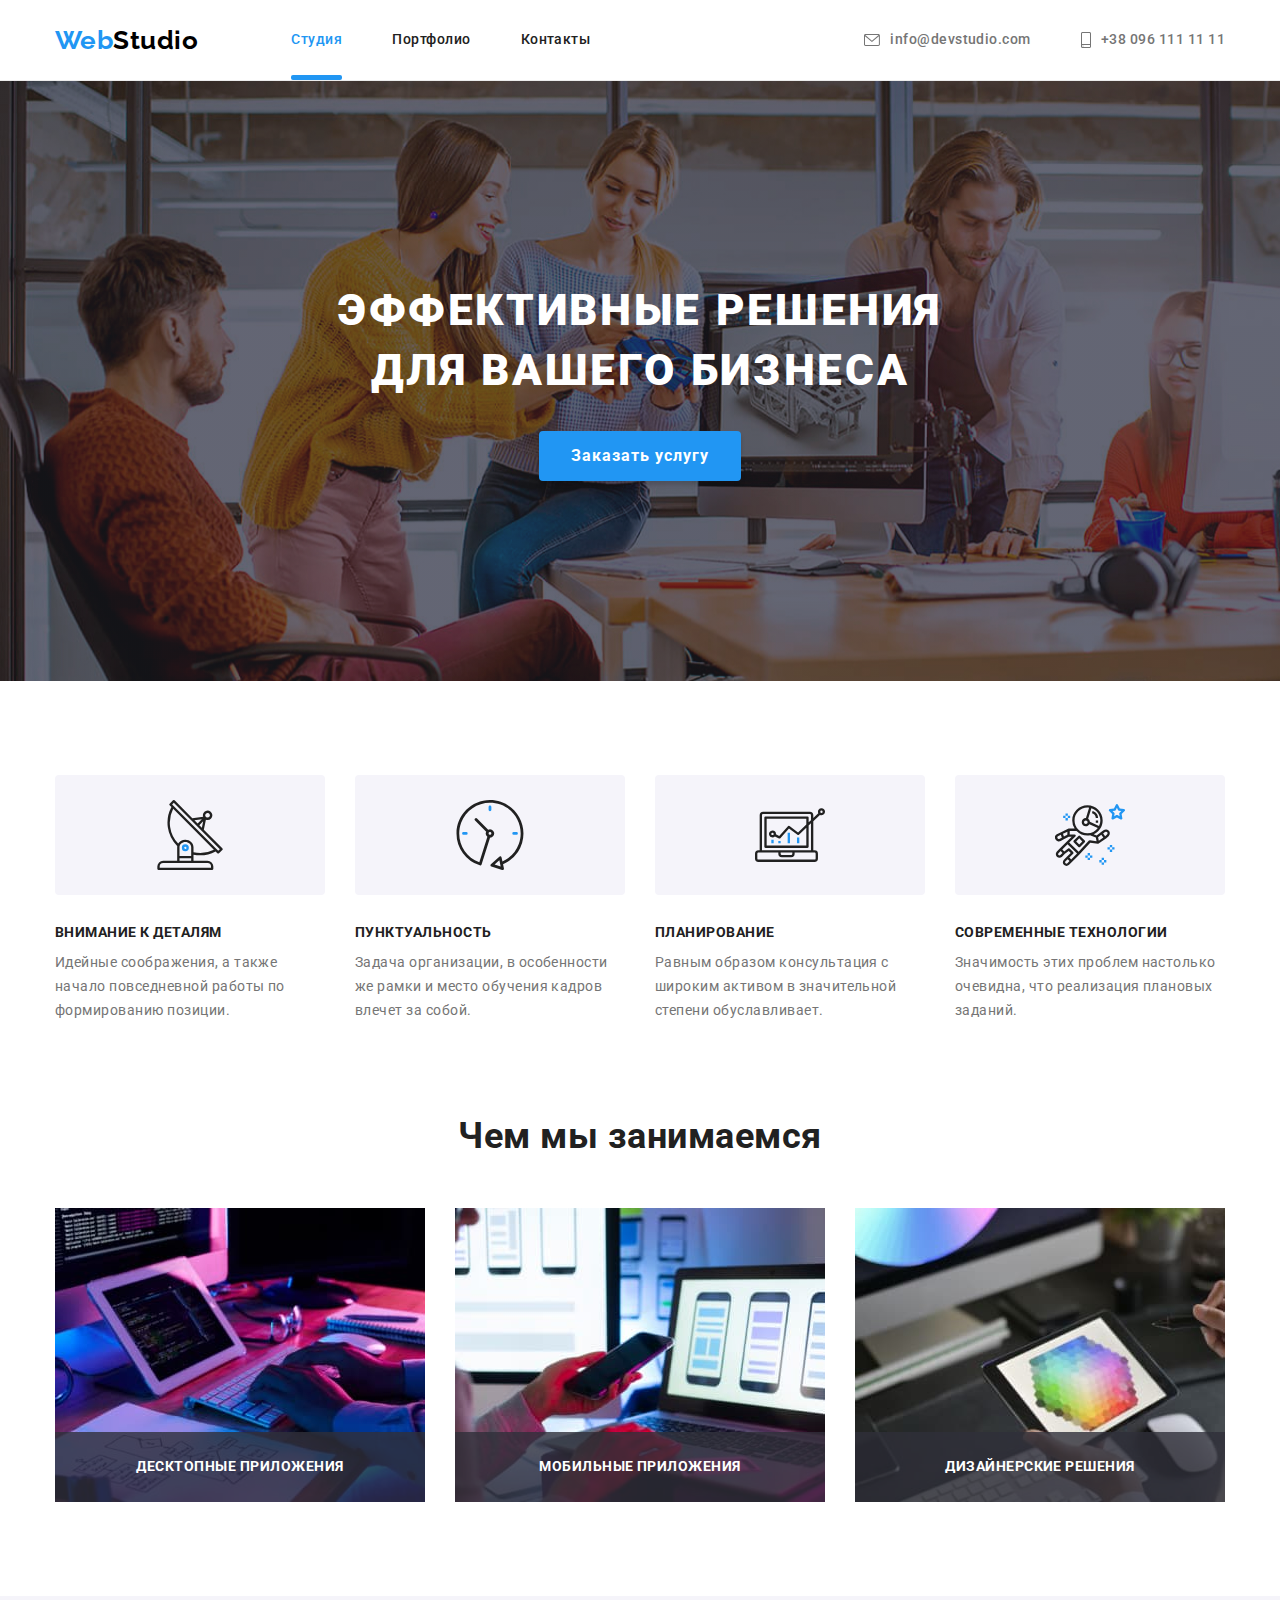
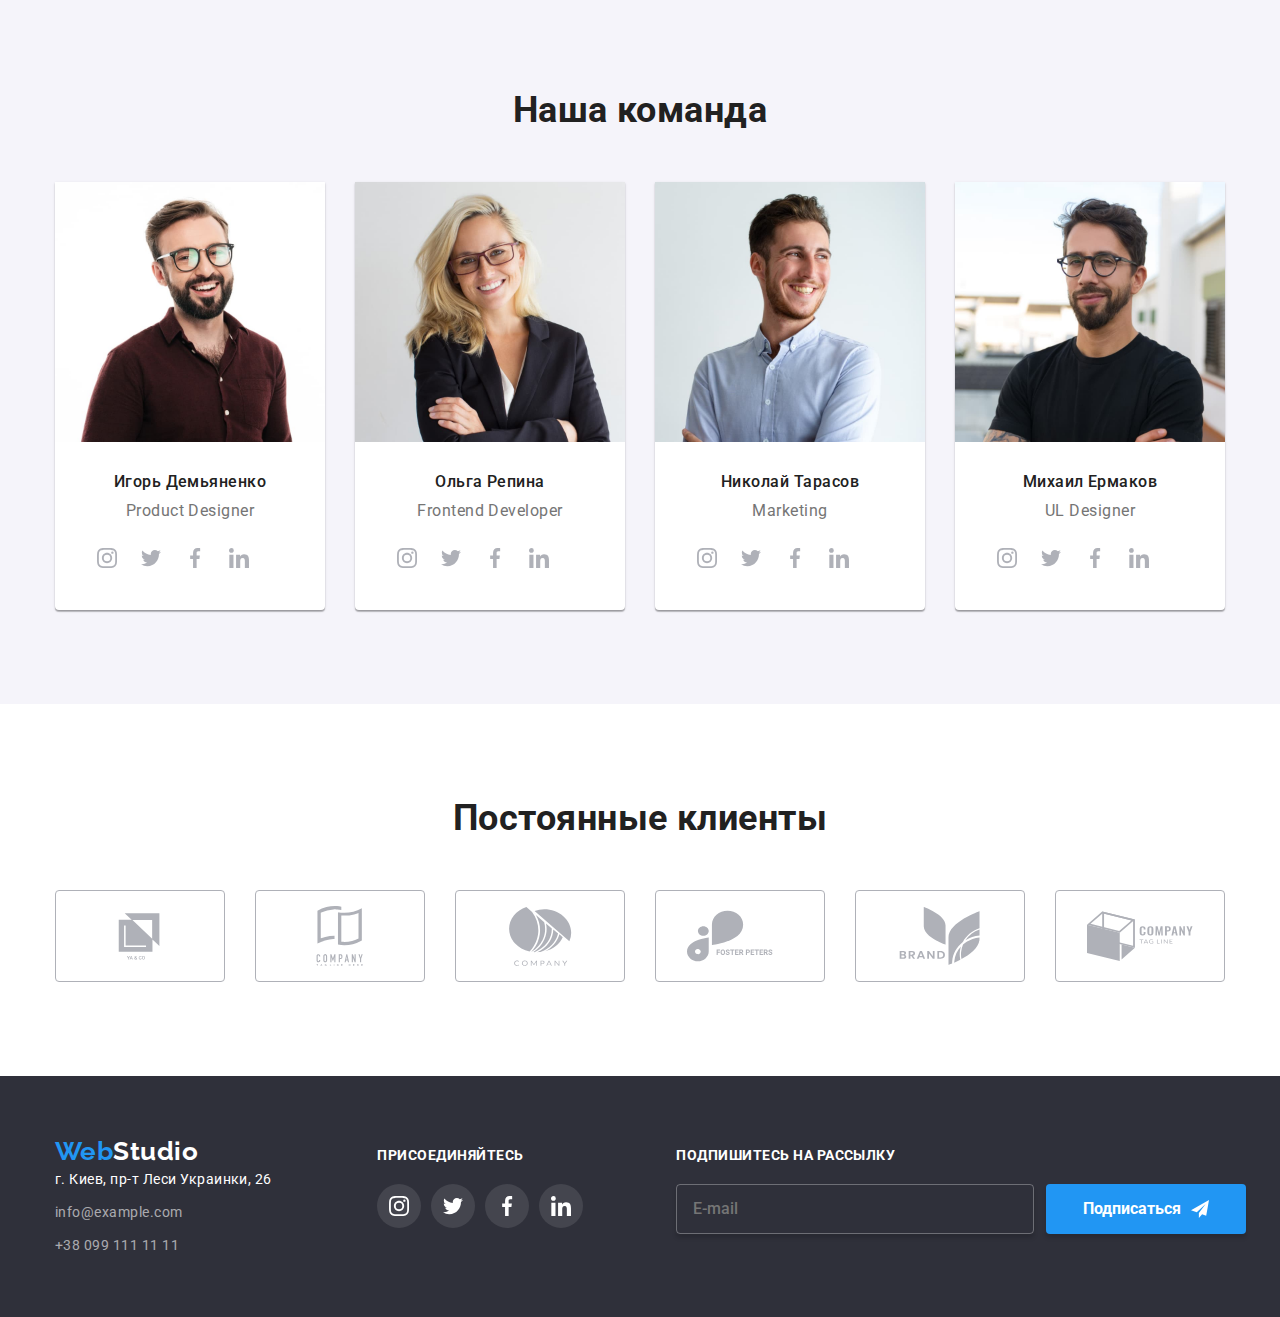
<file: index.html>
<!DOCTYPE html>
<html lang="en">

<head>
    <meta charset="UTF-8">
    <meta http-equiv="X-UA-Compatible" content="IE=edge">
    <meta name="viewport" content="width=device-width, initial-scale=1.0">
    <title>Document</title>
    <link rel="preconnect" href="https://fonts.googleapis.com">
    <link rel="preconnect" href="https://fonts.gstatic.com" crossorigin>
    <link
        href="https://fonts.googleapis.com/css2?family=Raleway:wght@700&family=Roboto:wght@400;500;700;900&display=swap"
        rel="stylesheet">
    <link rel="stylesheet" href="https://cdn.jsdelivr.net/npm/modern-normalize@1.1.0/modern-normalize.min.css">
    <link rel="stylesheet" href="css/main.min.css">
</head>

<body>


    <!--Header-->
    <header class="header">
        <div class="container">
            <nav class="header-nav">
                <a href="http://127.0.0.1:1235/index.html" class="logo"> Web<span class="logo-header">Studio</span></a>
                <ul class="header-nav list">
                    <li class="header-nav__item"><a href="./index.html" class="header-nav__link header-nav__link_current">Студия</a></li>
                    <li class="header-nav__item"><a href="./portfolio.html" class="header-nav__link">Портфолио</a></li>
                    <li class="header-nav__item"><a href="" class="header-nav__link">Контакты</a></li>
                </ul>
            </nav>
            <ul class="header-contacts list">
                <li class="header-contacts__item"><a href="mailto:info@devstudio.com"
                        class="header-contacts__link">
                        <svg class="header-contacts__icon" width="16" height="12">
                            <use href="./images/symbol-defs.svg#icon-envelope"></use>
                        </svg>
                        info@devstudio.com</a></li>
                <li class="header-contacts__item"><a href="tel:+380961111111" class="header-contacts__link">
                    <svg class="header-contacts__icon" width="10" height="16">
                        <use href="./images/symbol-defs.svg#icon-smartphone"></use>
                    </svg>
                    +38 096 111 11
                        11</a></li>
            </ul>
        </div>
    </header>

    <!--Main content-->

    <main class="main-content">

        <!--Hero-->
        <section class="hero section">
            <div class="container">
                <h1 class="hero__title">Эффективные решения для вашего бизнеса</h1>
                <button class="hero__button" data-modal-open>Заказать услугу</button>
            </div>
        </section>

      
       

        <!--Preferences-->

        <section class="preferences section">
            <div class="container">
                <h2 class="name visually-hidden">Наши преимущества</h2>
                <ul class="preferences list">
                    <li class="preferences__card">
                        <div class="preferences__icon">
                        <svg width="70" height="70">
                            <use href="./images/symbol-defs.svg#icon-antenna"></use>
                        </svg>
                        </div>
                        <h3 class="preferences__title">Внимание к деталям</h3>
                        <p class="preferences__description">Идейные соображения, а также начало повседневной работы по
                            формированию позиции.</p>
                    </li>
                    <li class="preferences__card">
                        <div class="preferences__icon">
                        <svg width="70" height="70">
                            <use href="./images/symbol-defs.svg#icon-clock"></use>
                        </svg>
                        </div>
                        <h3 class="preferences__title">Пунктуальность</h3>
                        <p class="preferences__description">Задача организации, в особенности же рамки и место обучения
                            кадров влечет за собой.</p>
                    </li>
                    <li class="preferences__card">
                        <div class="preferences__icon">
                        <svg width="70" height="70">
                            <use href="./images/symbol-defs.svg#icon-diagram"></use>
                        </svg>
                        </div>
                        <h3 class="preferences__title">Планирование</h3>
                        <p class="preferences__description">Равным образом консультация с широким активом в значительной
                            степени обуславливает.</p>
                    </li>
                    <li class="preferences__card">
                        <div class="preferences__icon">
                        <svg width="70" height="70">
                            <use href="./images/symbol-defs.svg#icon-astronaut"></use>
                        </svg>
                        </div>
                        <h3 class="preferences__title">Современные технологии</h3>
                        <p class="preferences__description">Значимость этих проблем настолько очевидна, что реализация
                            плановых заданий.</p>
                    </li>
                </ul>
            </div>
        </section>

        <!--About us-->

        <section class="about-us section">
            <div class="container">
                <h2 class="about-us__title">Чем мы занимаемся</h2>
                <ul class="about-us list">
                    <li class="about-us__pic">
                            <img src="images/box1.jpg" class="about-us__photo" alt="компьютер"
                            width="370">
                            <div class="about-us__description"><h3 class="about-us__name">Десктопные приложения</h3></div>
                    </li>
                        <li class="about-us__pic">
                            <img src="images/box2.jpg" class="about-us__photo" alt="телефон"
                                width="370">
                            <div class="about-us__description">
                                    <h3 class="about-us__name">Мобильные приложения</h3>
                            </div>
                    </li>
                    <li class="about-us__pic">
                            <img src="images/box3.jpg" class="about-us__photo" alt="планшет"
                            width="370">
                            <div class="about-us__description">
                                <h3 class="about-us__name">Дизайнерские решения</h3>
                            </div>
                    </li>
                </ul>
            </div>
        </section>


        <!--Our team-->
        <section class="team section">
            <div class="container">
                <h2 class="team__title">Наша команда</h2>
                <ul class="team list">
                    <li class="team__member">
                        <img src="images/img4.jpg" class="member__photo" alt="Игорь Демьяненко" width="270">
                        <div class="member__part">
                            <h3 class="member__title">Игорь Демьяненко</h3>
                            <p class="member__description">Product Designer</p>
                            <ul class="team__contacts list">
                                <li><a href="" class="contacts__link">
                                    <svg class="contacts__icon" width="20" height="20">
                                        <use href="./images/symbol-defs.svg#icon-instagram"></use>
                                    </svg>
                                    </a></li>
                                <li><a href="" class="contacts__link">
                                        <svg class="contacts__icon" width="20" height="20">
                                            <use href="./images/symbol-defs.svg#icon-twitter"></use>
                                        </svg>
                                        </a>
                                </li>
                                <li><a href="" class="contacts__link">
                                        <svg class="contacts__icon" width="20" height="20">
                                            <use href="./images/symbol-defs.svg#icon-facebook"></use>
                                        </svg>
                                    </a>
                                </li>
                                <li><a href="" class="contacts__link">
                                        <svg class="contacts__icon" width="20" height="20">
                                            <use href="./images/symbol-defs.svg#icon-linkedin"></use>
                                        </svg>
                                     </a>
                                </li>
                            </ul>
                        </div>
                    </li>
                    <li class="team__member">
                        <img src="images/img1.jpg" class="member__photo" alt="Ольга Репина" width="270">
                        <div class="member__part">
                            <h3 class="member__title">Ольга Репина</h3>
                            <p class="member__description">Frontend Developer</p>
                            <ul class="team__contacts list">
                                <li class=><a href="" class="contacts__link">
                                        <svg class="contacts__icon" width="20" height="20">
                                            <use href="./images/symbol-defs.svg#icon-instagram"></use>
                                        </svg>
                                    </a></li>
                                <li><a href="" class="contacts__link">
                                        <svg class="contacts__icon" width="20" height="20">
                                            <use href="./images/symbol-defs.svg#icon-twitter"></use>
                                        </svg>
                                    </a>
                                </li>
                                <li><a href="" class="contacts__link">
                                        <svg class="contacts__icon" width="20" height="20">
                                            <use href="./images/symbol-defs.svg#icon-facebook"></use>
                                        </svg>
                                    </a>
                                </li>
                                <li><a href="" class="contacts__link">
                                        <svg class="contacts__icon" width="20" height="20">
                                            <use href="./images/symbol-defs.svg#icon-linkedin"></use>
                                        </svg>
                                    </a>
                                </li>
                            </ul>
                        </div>
                    </li>
                    <li class="team__member">
                        <img src="images/img2.jpg" class="member__photo" alt="Николай Тарасов" width="270">
                        <div class="member__part">
                            <h3 class="member__title">Николай Тарасов</h3>
                            <p class="member__description">Marketing</p>
                            <ul class="team__contacts list">
                                <li><a href="" class="contacts__link">
                                        <svg class="contacts__icon" width="20" height="20">
                                            <use href="./images/symbol-defs.svg#icon-instagram"></use>
                                        </svg>
                                    </a></li>
                                <li><a href="" class="contacts__link">
                                        <svg class="contacts__icon" width="20" height="20">
                                            <use href="./images/symbol-defs.svg#icon-twitter"></use>
                                        </svg>
                                    </a>
                                </li>
                                <li><a href="" class="contacts__link">
                                        <svg class="contacts__icon" width="20" height="20">
                                            <use href="./images/symbol-defs.svg#icon-facebook"></use>
                                        </svg>
                                    </a>
                                </li>
                                <li><a href="" class="contacts__link">
                                        <svg class="contacts__icon" width="20" height="20">
                                            <use href="./images/symbol-defs.svg#icon-linkedin"></use>
                                        </svg>
                                    </a>
                                </li>
                            </ul>
                    </li>
                    <li class="team__member">
                        <img src="images/img3.jpg" class="member__photo" alt="Михаил Ермаков" width="270">
                        <div class="member__part">
                            <h3 class="member__title">Михаил Ермаков</h3>
                            <p class="member__description">UL Designer</p>
                            <ul class="team__contacts list">
                                <li class="contacts__links"><a href="" class="contacts__link">
                                        <svg class="contacts__icon" width="20" height="20">
                                            <use href="./images/symbol-defs.svg#icon-instagram"></use>
                                        </svg>
                                    </a></li>
                                <li><a href="" class="contacts__link">
                                        <svg class="contacts__icon" width="20" height="20">
                                            <use href="./images/symbol-defs.svg#icon-twitter"></use>
                                        </svg>
                                    </a>
                                </li>
                                <li><a href="" class="contacts__link">
                                        <svg class="contacts__icon" width="20" height="20">
                                            <use href="./images/symbol-defs.svg#icon-facebook"></use>
                                        </svg>
                                    </a>
                                </li>
                                <li><a href="" class="contacts__link">
                                        <svg class="contacts__icon" width="20" height="20">
                                            <use href="./images/symbol-defs.svg#icon-linkedin"></use>
                                        </svg>
                                    </a>
                                </li>
                            </ul>
            </div>
        </section>
        </div>
    </main>

    <!--Our clients-->

    <section class="clients section">
        <div class="container">
            <h2 class="clients__title">Постоянные клиенты</h2>
            <ul class="clients list">
                <li class="clients__item"><a href="" class="clients__link">
                        <svg class="clients__icon" width="106" height="60">
                            <use href="./images/symbol-defs.svg#icon-logo1"></use>
                        </svg>
                    </a>
                </li>
                <li class="clients__item"><a href="" class="clients__link">
                        <svg class="clients__icon" width="106" height="60">
                            <use href="./images/symbol-defs.svg#icon-logo2"></use>
                        </svg>
                    </a>
                </li>
                <li class="clients__item"><a href="" class="clients__link">
                        <svg class="clients__icon" width="106" height="60">
                            <use href="./images/symbol-defs.svg#icon-logo3"></use>
                        </svg>
                    </a>
                </li>
                <li class="clients__item"><a href="" class="clients__link">
                        <svg class="clients__icon" width="106" height="60">
                            <use href="./images/symbol-defs.svg#icon-logo4"></use>
                        </svg>
                    </a>
                </li>
                <li class="clients__item"><a href="" class="clients__link">
                        <svg class="clients__icon" width="106" height="60">
                            <use href="./images/symbol-defs.svg#icon-logo5"></use>
                        </svg>
                    </a>
                </li>
                <li class="clients__item"><a href="" class="clients__link">
                        <svg class="clients__icon" width="106" height="60">
                            <use href="./images/symbol-defs.svg#icon-logo6"></use>
                        </svg>
                    </a>
                </li>
                
            </ul>
        </div>
    </section>

    <!--Modal-->
    
    <div class="backdrop is-hidden" data-modal>
        <div class="modal">
            <button class="close-modal" data-modal-close>
                <svg width="11" height="11">
                    <use href="./images/symbol-defs.svg#icon-close-1"></use>
                </svg>
            </button>
            <form class="form" autocomplete="off">
                <h2 class="form__title">Оставьте свои данные, мы вам перезвоним</h2>
                <div class="form__field">
                    <label for="name" class="form__label">Имя</label>
                    <input type="text" class="form__input" name="name" id="name"/>
                    <svg class="form__icon" width="18" height="18">
                        <use href="./images/icon-defs.svg#icon-person"></use>
                    </svg>
                    
                </div>
                <div class="form__field">
                    <label for="phone-number" class="form__label">Телефон</label>
                    <input type="tel" class="form__input" name="phone__number" id="phone-number"/>
                    <svg class="form__icon" width="18" height="18">
                        <use href="./images/icon-defs.svg#icon-phone"></use>
                    </svg>
                </div>
                <div class="form__field">
                    <label for="email" class="form__label">Почта</label>
                    <input type="email" class="form__input" name="email" id="email"/>
                    <svg class="form__icon" width="18" height="18">
                        <use href="./images/icon-defs.svg#icon-vector"></use>
                    </svg>
                </div>

                <div class="form__field">
                <label for="feedback" class="form__label">Комментарий</label>
                <textarea name="feedback" class="feedback" id="feedback" placeholder="Введите текст"></textarea>
                </div>
                
                                
                <label class="form__policy" for="policy">
                    <input type="checkbox" class="checkbox" name="policy" id="policy">
                    <span class="policy__icon"></span>
                    Соглашаюсь с рассылкой и принимаю <a href="policy__link">Условия договора</a>
                </label>
               
                <button class="form__button" type="submit">Отправить</button>

            </form>
        </div>
    </div>

    <!--Footer  -->
    <footer class="footer">
        <div class="container">
            <div class="footer__address">
            <a href="http://127.0.0.1:1235/index.html" class="logo"> Web<span class="logo-footer">Studio</span></a>
            <address class="footer-contacts">
                г. Киев, пр-т Леси Украинки, 26
                <ul class="footer-contacts list">
                    <li class="footer-contacts__item"><a href="mailto:info@example.com"
                            class="footer-contacts__link">info@example.com</a></li>
                    <li class="footer-contacts__item"><a href="tel:+380991111111" class="footer-contacts__link"> +38 099 111
                            11 11</a></li>
                </ul>
            </address>
            </div>
            <div class="footer__links">
            <H2 class="footer__header">Присоединяйтесь</H2>
            <ul class="footer__netw list">
                <li class="netw__links"><a href="" class="netw__link">
                        <svg class="netw__icon" width="20" height="20">
                            <use href="./images/symbol-defs.svg#icon-instagram"></use>
                        </svg>
                    </a></li>
                <li class="netw__links"><a href="" class="netw__link">
                        <svg class="netw__icon" width="20" height="20">
                            <use href="./images/symbol-defs.svg#icon-twitter"></use>
                        </svg>
                    </a>
                </li>
                <li class="netw__links"><a href="" class="netw__link">
                        <svg class="netw__icon" width="20" height="20">
                            <use href="./images/symbol-defs.svg#icon-facebook"></use>
                        </svg>
                    </a>
                </li>
                <li class="netw__links"><a href="" class="netw__link">
                        <svg class="netw__icon" width="20" height="20">
                            <use href="./images/symbol-defs.svg#icon-linkedin"></use>
                        </svg>
                    </a>
                </li>
            </ul>
            </div>
            <div class="footer__join">
                <h2 class="footer__header">Подпишитесь на рассылку</h2>
                <div class="join__form">
                <label for="email" class="join__label">
                    <input type="email" class="join__email" name="email" placeholder="E-mail" />
               </label>
                <button class="join__button" type="submit">Подписаться
                    <svg class="join__icon" width="18" height="18">
                        <use href="./images/icon-defs.svg#icon-send"></use>
                    </svg>
                    </button>
                </div>
            </div>
    </footer>

<script src="./js/modal.js"></script>
</body>

</html>
</file>
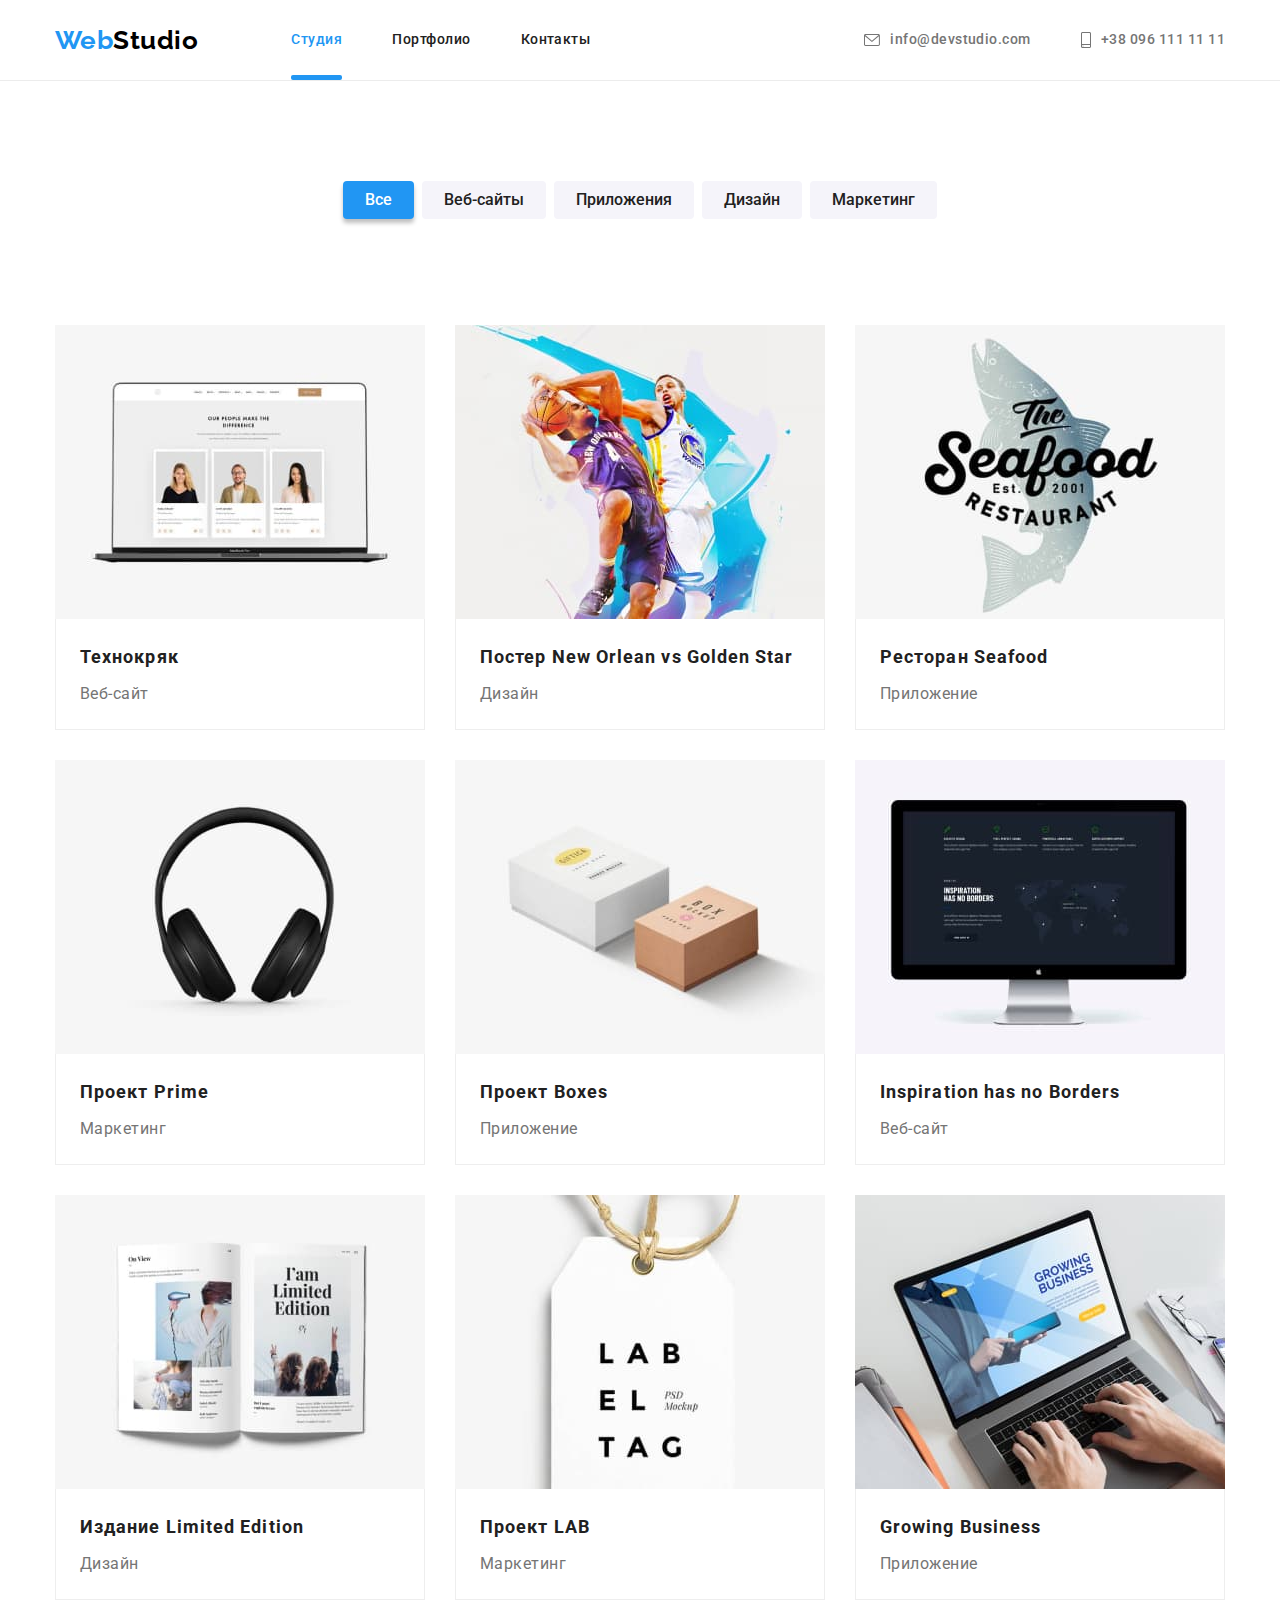
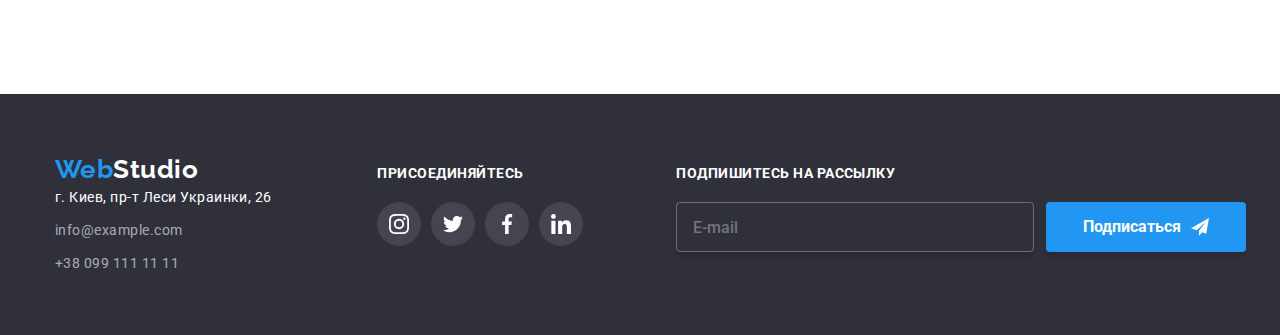
<file: portfolio.html>
<!DOCTYPE html>
<html lang="en">

<head>
    <meta charset="UTF-8">
    <meta http-equiv="X-UA-Compatible" content="IE=edge">
    <meta name="viewport" content="width=device-width, initial-scale=1.0">
    <title>Document</title>
    <link rel="preconnect" href="https://fonts.googleapis.com">
    <link rel="preconnect" href="https://fonts.gstatic.com" crossorigin>
    <link
        href="https://fonts.googleapis.com/css2?family=Raleway:wght@700&family=Roboto:wght@400;500;700;900&display=swap"
        rel="stylesheet">
    <link rel="stylesheet" href="https://cdn.jsdelivr.net/npm/modern-normalize@1.1.0/modern-normalize.min.css">
    <link rel="stylesheet" href="css/main.min.css">
</head>

<body>

<!--Header-->
<header class="header">
    <div class="container">
        <nav class="header-nav">
            <a href="http://127.0.0.1:1235/index.html" class="logo"> Web<span class="logo-header">Studio</span></a>
            <ul class="header-nav list">
                <li class="header-nav__item"><a href="./index.html"
                        class="header-nav__link header-nav__link_current">Студия</a></li>
                <li class="header-nav__item"><a href="./portfolio.html" class="header-nav__link">Портфолио</a></li>
                <li class="header-nav__item"><a href="" class="header-nav__link">Контакты</a></li>
            </ul>
        </nav>
        <ul class="header-contacts list">
            <li class="header-contacts__item"><a href="mailto:info@devstudio.com" class="header-contacts__link">
                    <svg class="header-contacts__icon" width="16" height="12">
                        <use href="./images/symbol-defs.svg#icon-envelope"></use>
                    </svg>
                    info@devstudio.com</a></li>
            <li class="header-contacts__item"><a href="tel:+380961111111" class="header-contacts__link">
                    <svg class="header-contacts__icon" width="10" height="16">
                        <use href="./images/symbol-defs.svg#icon-smartphone"></use>
                    </svg>
                    +38 096 111 11
                    11</a></li>
        </ul>
    </div>
</header>

    <!--Main content-->

<main>
    <!--Portfolio-->
    <section class="portfolio section">
        <div class="container">
            <h1 class="header visually-hidden">Наши работы</h1>
            <ul class="portfolio-button list">
                <li class="portfolio-button__item"><button type="button" class="portfolio-button portfolio-button_primary">Все</button>
                </li>
                <li class="portfolio-button__item"><button type="button"
                        class="portfolio-button portfolio-button_secondary">Веб-сайты</button></li>
                <li class="portfolio-button__item"><button type="button"
                        class="portfolio-button portfolio-button_secondary">Приложения</button></li>
                <li class="portfolio-button__item"><button type="button"
                        class="portfolio-button portfolio-button_secondary">Дизайн</button></li>
                <li class="portfolio-button__item"><button type="button"
                        class="portfolio-button portfolio-button_secondary">Маркетинг</button></li>
            </ul>

            <ul class="portfolio-card list">
                <li class="portfolio-card__item">
                    <a href="" class="portfolio-card__link">
                        <div class="portfolio-card__top">
                            <img src="./images/port1.jpg" alt="Технокряк" width="370">
                            <div class="top__description">
                                <p class="top__text">Технокряк это современная площадка распространения коронавируса. Компании используют эту платформу для цифрового
                                шпионажа и атак на защищённые сервера конкурентов.</p>
                            </div>
                        </div>
                        <div class="portfolio-card__bottom">
                            <h2 class="portfolio-card__title">Технокряк</h2>
                            <p class='portfolio-card__description'>Веб-сайт</p>
                        </div>
                    </a>
                </li>
                <li class="portfolio-card__item">
                    <a href="" class="portfolio-card__link">
                        <div class="portfolio-card__top">
                            <img src="./images/port2_2.jpg" alt="Постер New Orlean vs Golden Star" width="370">
                            <div class="top__description">
                                <p class="top__text">Технокряк это современная площадка распространения коронавируса. Компании
                                    используют эту платформу для цифрового
                                    шпионажа и атак на защищённые сервера конкурентов.</p>
                            </div>
                        </div>
                        <div class="portfolio-card__bottom">
                            <h2 class="portfolio-card__title">Постер New Orlean vs Golden Star</h2>
                            <p class='portfolio-card__description'>Дизайн</p>
                        </div>
                    </a>
                </li>
                <li class="portfolio-card__item">
                    <a href="" class="portfolio-card__link">
                        <div class="portfolio-card__top">
                            <img src="./images/port3_3.jpg" alt="Ресторан Seafood" width="370">
                            <div class="top__description">
                                <p class="top__text">Технокряк это современная площадка распространения коронавируса. Компании
                                    используют эту платформу для цифрового
                                    шпионажа и атак на защищённые сервера конкурентов.</p>
                            </div>
                        </div>
                        <div class="portfolio-card__bottom">
                            <h2 class="portfolio-card__title">Ресторан Seafood</h2>
                            <p class='portfolio-card__description'>Приложение</p>
                        </div>
                    </a>
                </li>
                <li class="portfolio-card__item">
                    <a href="" class="portfolio-card__link">
                        <div class="portfolio-card__top">
                            <img src="./images/port4_4.jpg" alt="Проект Prime" width="370">
                            <div class="top__description">
                                <p class="top__text">Технокряк это современная площадка распространения коронавируса. Компании
                                    используют эту платформу для цифрового
                                    шпионажа и атак на защищённые сервера конкурентов.</p>
                            </div>
                        </div>
                        <div class="portfolio-card__bottom">
                            <h2 class="portfolio-card__title">Проект Prime</h2>
                            <p class='portfolio-card__description'>Маркетинг</p>
                        </div>
                    </a>
                </li>
                <li class="portfolio-card__item">
                    <a href="" class="portfolio-card__link">
                        <div class="portfolio-card__top">
                        <img src="./images/port5_5.jpg" alt="Проект Boxes" width="370">
                            <div class="top__description">
                                <p class="top__text">Технокряк это современная площадка распространения коронавируса. Компании
                                    используют эту платформу для цифрового
                                    шпионажа и атак на защищённые сервера конкурентов.</p>
                            </div>
                        </div>
                        <div class="portfolio-card__bottom">
                            <h2 class="portfolio-card__title">Проект Boxes</h2>
                            <p class='portfolio-card__description'>Приложение</p>
                        </div>
                    </a>
                </li>
                <li class="portfolio-card__item">
                    <a href="" class="portfolio-card__link">
                        <div class="portfolio-card__top">
                        <img src="./images/port6_6.jpg" alt="Inspiration has no Borders" width="370">
                            <div class="top__description">
                                <p class="top__text">Технокряк это современная площадка распространения коронавируса. Компании
                                    используют эту платформу для цифрового
                                    шпионажа и атак на защищённые сервера конкурентов.</p>
                            </div>
                       </div>
                        <div class="portfolio-card__bottom">
                            <h2 class="portfolio-card__title">Inspiration has no Borders</h2>
                            <p class='portfolio-card__description'>Веб-сайт</p>
                        </div>
                    </a>
                </li>
                <li class="portfolio-card__item">
                    <a href="" class="portfolio-card__link">
                        <div class="portfolio-card__top">
                            <img src="./images/port7_7.jpg" alt="Издание Limited Edition" width="370">
                            <div class="top__description">
                                <p class="top__text">Технокряк это современная площадка распространения коронавируса. Компании
                                    используют эту платформу для цифрового
                                    шпионажа и атак на защищённые сервера конкурентов.</p>
                            </div>
                        </div>
                        <div class="portfolio-card__bottom">
                            <h2 class="portfolio-card__title">Издание Limited Edition</h2>
                            <p class='portfolio-card__description'>Дизайн</p>
                        </div>
                    </a>
                </li>
                <li class="portfolio-card__item">
                    <a href="" class="portfolio-card__link">
                        <div class="portfolio-card__top">
                            <img src="./images/port8_8.jpg" alt="Проект LAB" width="370">
                            <div class="top__description">
                                <p class="top__text">Технокряк это современная площадка распространения коронавируса. Компании
                                    используют эту платформу для цифрового
                                    шпионажа и атак на защищённые сервера конкурентов.</p>
                            </div>
                        </div>
                        <div class="portfolio-card__bottom">
                            <h2 class="portfolio-card__title">Проект LAB</h2>
                            <p class='portfolio-card__description'>Маркетинг</p>
                        </div>
                    </a>
                </li>
                <li class="portfolio-card__item">
                    <a href="" class="portfolio-card__link">
                        <div class="portfolio-card__top">
                        <img src="./images/port9_9.jpg" alt="Growing Business" width="370">
                            <div class="top__description">
                                <p class="top__text">Технокряк это современная площадка распространения коронавируса. Компании
                                    используют эту платформу для цифрового
                                    шпионажа и атак на защищённые сервера конкурентов.</p>
                            </div>
                        </div>
                        <div class="portfolio-card__bottom">
                            <h2 class="portfolio-card__title">Growing Business</h2>
                            <p class='portfolio-card__description'>Приложение</p>
                        </div>
                    </a>
                </li>
            </ul>
        </div>


    </section>
</main>




<!--Footer  -->
<footer class="footer">
    <div class="container">
        <div class="footer__address">
            <a href="http://127.0.0.1:1235/index.html" class="logo"> Web<span class="logo-footer">Studio</span></a>
            <address class="footer-contacts">
                г. Киев, пр-т Леси Украинки, 26
                <ul class="footer-contacts list">
                    <li class="footer-contacts__item"><a href="mailto:info@example.com"
                            class="footer-contacts__link">info@example.com</a></li>
                    <li class="footer-contacts__item"><a href="tel:+380991111111" class="footer-contacts__link"> +38 099
                            111
                            11 11</a></li>
                </ul>
            </address>
        </div>
        <div class="footer__links">
            <H2 class="footer__header">Присоединяйтесь</H2>
            <ul class="footer__netw list">
                <li class="netw__links"><a href="" class="netw__link">
                        <svg class="netw__icon" width="20" height="20">
                            <use href="./images/symbol-defs.svg#icon-instagram"></use>
                        </svg>
                    </a></li>
                <li class="netw__links"><a href="" class="netw__link">
                        <svg class="netw__icon" width="20" height="20">
                            <use href="./images/symbol-defs.svg#icon-twitter"></use>
                        </svg>
                    </a>
                </li>
                <li class="netw__links"><a href="" class="netw__link">
                        <svg class="netw__icon" width="20" height="20">
                            <use href="./images/symbol-defs.svg#icon-facebook"></use>
                        </svg>
                    </a>
                </li>
                <li class="netw__links"><a href="" class="netw__link">
                        <svg class="netw__icon" width="20" height="20">
                            <use href="./images/symbol-defs.svg#icon-linkedin"></use>
                        </svg>
                    </a>
                </li>
            </ul>
        </div>
        <div class="footer__join">
            <h2 class="footer__header">Подпишитесь на рассылку</h2>
            <div class="join__form">
                <label for="email" class="join__label">
                    <input type="email" class="join__email" name="email" placeholder="E-mail" />
                </label>
                <button class="join__button" type="submit">Подписаться
                    <svg class="join__icon" width="18" height="18">
                        <use href="./images/icon-defs.svg#icon-send"></use>
                    </svg>
                </button>
            </div>
        </div>
</footer>
</body>

</html>
</file>
<file: css/main.min.css>
ul{padding:0}.list{list-style:none;margin:0;padding:0}img{display:block;width:100%;height:auto}p,h1,h2,h3,h4,h5,h6{margin:0}:root{--primary-text-color: #757575;--title-text-color: #212121;--accent-color-primary: #2196f3;--accent-color-secondary: #ffffff;--primary-background-color: #e5e5e5;--secondary-background-color: #f5f4fa;--footer-background-color: #2f303a;--header-border: #ececec;--portfolio-border: #eeeeee;--network-color: #afb1b8;--time-function: cubic-bezier(0.4, 0, 0.2, 1)}.visually-hidden{position:absolute;width:1px;height:1px;margin:-1px;border:0;padding:0;white-space:nowrap;clip-path:inset(100%);clip:rect(0 0 0 0);overflow:hidden}.logo{color:var(--accent-color-primary);font-family:"Raleway", sans-serif;font-style:normal;font-weight:700;font-size:26px;line-height:1.19;text-decoration:none;margin-right:93px}.logo-header{color:#000000}.logo-footer{color:var(--accent-color-secondary)}body{font-family:"Roboto", sans-serif;font-style:normal;font-weight:400;color:var(--primary-text-color);letter-spacing:0.03em}.section{padding:94px 0}.container{width:1200px;padding-left:15px;padding-right:15px;margin-left:auto;margin-right:auto}.header{font-weight:500;font-size:14px;line-height:1.14;background-color:var(--accent-color-secondary);border-bottom:1px solid var(--header-border)}header .container{display:flex;align-items:center;justify-content:space-between}.header-nav{display:flex;align-items:center}.header-nav__link{display:block;position:relative;color:var(--title-text-color);text-decoration:none;padding:32px 0;transition:color 250ms var(--time-function)}.header-nav__link:hover,.header-nav__link:focus{color:var(--accent-color-primary)}.header-nav__link::after{content:"";position:absolute;left:0;bottom:0;width:100%;height:5px;background-color:var(--accent-color-primary);opacity:0;border-radius:2px;transition:opacity 250ms var(--time-function)}.header-nav__link:hover::after,.header-nav__link:focus::after{opacity:1}.header-nav__item:not(:last-child){margin-right:50px}.header-nav__link_current{color:var(--accent-color-primary);text-decoration:none}.header-nav__link_current::after{opacity:1}.header-contacts{display:flex;align-items:center}.header-contacts__link{display:flex;align-items:center;color:var(--primary-text-color);text-decoration:none;transition:color 250ms var(--time-function)}.header-contacts__link:hover,.header-contacts__link:focus{color:var(--accent-color-primary)}.header-contacts__icon{fill:currentColor;margin-right:10px}.header-contacts__icon:hover,.header-contacts__icon:focus{fill:var(--accent-color-primary)}.header-contacts__item:not(:last-child){margin-right:50px}.hero{max-width:1600px;margin:auto;background-color:var(--footer-background-color);background-image:linear-gradient(to right, rgba(47,48,58,0.4), rgba(47,48,58,0.4)),url(../images/bckgr.jpg);text-align:center;padding:200px 0}.hero__title{color:var(--accent-color-secondary);font-weight:900;font-size:44px;line-height:1.36;letter-spacing:0.06em;text-transform:uppercase;margin:0 auto 30px auto;max-width:696px}.hero__button{background-color:var(--accent-color-primary);color:var(--accent-color-secondary);font-weight:700;font-size:16px;line-height:1.88;letter-spacing:0.06em;padding:10px 32px;border:none;box-shadow:0px 4px 4px rgba(0,0,0,0.15);border-radius:4px;transition:background-color 250ms var(--time-function)}.hero__button:hover,.hero__button:focus{background-color:#188ce8}.preferences{padding-bottom:0}.preferences .list{display:flex}.preferences__card{width:270px}.preferences__card:not(:last-child){margin-right:30px}.preferences__icon{display:flex;width:270px;height:120px;justify-content:center;align-items:center;border-radius:4px;background-color:var(--secondary-background-color);margin-bottom:30px}.preferences__title{color:var(--title-text-color);font-weight:700;font-size:14px;line-height:1.14;text-transform:uppercase;margin-top:0;margin-bottom:10px}.preferences__description{font-size:14px;line-height:1.71;margin:0}.about-us__title{color:var(--title-text-color);font-weight:700;font-size:36px;line-height:1.16;text-align:center;margin-bottom:50px}.about-us .list{display:flex;z-index:1}.about-us__pic{display:block;width:370px;position:relative}.about-us__pic:not(:last-child){margin-right:30px}.about-us__description{position:absolute;width:100%;height:70px;bottom:0;background-color:rgba(47,48,58,0.8)}.about-us__name{color:var(--accent-color-secondary);font-weight:700;font-size:14px;line-height:1.14;text-align:center;text-transform:uppercase;margin-top:27px;margin-bottom:27px}.team{background-color:var(--secondary-background-color)}.team__title{color:var(--title-text-color);font-weight:700;font-size:36px;line-height:1.16;text-align:center;margin-bottom:50px}.team .list{display:flex}.team__member{width:270px;background-color:var(--accent-color-secondary);box-shadow:0px 1px 3px rgba(0,0,0,0.12),0px 1px 1px rgba(0,0,0,0.14),0px 2px 1px rgba(0,0,0,0.2);border-radius:0px 0px 4px 4px}.team__member:not(:last-child){margin-right:30px}.member__part{padding:30px}.member__title{color:var(--title-text-color);font-weight:500;font-size:16px;line-height:1.19;text-align:center;margin-bottom:10px}.member__description{font-size:16px;line-height:1.19;text-align:center;margin-top:0;margin-bottom:16px}.contacts__link{display:flex;width:44px;height:44px;justify-content:center;align-items:center;border-radius:50%;color:var(--network-color);transition:color 250ms var(--time-function),background-color 250ms var(--time-function)}.contacts__link:hover,.contacts__link:focus{color:var(--accent-color-secondary);background-color:var(--accent-color-primary)}.contacts__link:hover:not(:last-child),.contacts__link:focus:not(:last-child){margin-right:10px}.contacts__icon{fill:currentColor}.contacts__icon:hover,.contacts__icon:focus{fill:currentColor}.clients__title{color:var(--title-text-color);font-weight:700;font-size:36px;line-height:1.16;text-align:center;margin-bottom:50px}.clients .list{display:flex;justify-content:center;align-items:center}.clients__item:not(:last-child){margin-right:30px}.clients__link{display:flex;width:170px;height:92px;justify-content:center;align-items:center;color:var(--network-color);border:1px solid var(--network-color);border-radius:4px;transition:color 250ms var(--time-function),border-color 250ms var(--time-function)}.clients__link:hover,.clients__link:focus{color:var(--accent-color-primary);border-color:var(--accent-color-primary)}.clients__icon{fill:currentColor}.clients__icon:hover,.clients__icon:focus{fill:currentColor}.footer{background-color:var(--footer-background-color);font-weight:400;font-size:14px;line-height:1.72;padding:60px 0}.footer .container{display:flex;justify-content:flex-start;align-items:baseline}.footer__address{margin-right:86px}.footer__header{font-weight:700;font-size:14px;line-height:1.14;text-transform:uppercase;margin-bottom:20px;color:var(--accent-color-secondary)}address{font-family:inherit;color:var(--accent-color-secondary);font-style:normal}.footer-contacts .list{margin-top:9px}.footer-contacts__item:not(:last-child){display:inline-block;margin-bottom:9px}.footer-contacts__link{color:rgba(255,255,255,0.6);text-decoration:none;transition:color 250ms var(--time-function)}.footer-contacts__link:hover,.footer-contacts__link:focus{color:var(--accent-color-secondary)}.footer__netw{display:flex;justify-content:center;align-items:center}.netw__link{display:flex;width:44px;height:44px;justify-content:center;align-items:center;border-radius:50%;color:var(--accent-color-secondary);background-color:rgba(255,255,255,0.1);transition:background-color 250ms var(--time-function)}.netw__link:hover,.netw__link:focus{background-color:var(--accent-color-primary)}.netw__links:not(:last-child){margin-right:10px}.netw__icon{fill:currentColor}.netw__icon:hover,.netw__icon:focus{fill:currentColor}.footer__join{margin-left:93px}.join__form{display:flex}.join__email{width:358px;height:50px;padding:0 16px;font-weight:500;font-size:16px;line-height:1.25;background-color:transparent;outline:none;border:1px solid rgba(255,255,255,0.3);border-radius:4px;box-shadow:0px 4px 4px rgba(0,0,0,0.15);transition:border-color 250ms var(--time-function)}.join__email:hover,.join__email:focus{border-color:var(--accent-color-primary)}.join__button{display:flex;width:200px;height:50px;margin-left:12px;align-items:center;justify-content:center;font-weight:700;font-size:16px;line-height:1.87;border:none;color:var(--accent-color-secondary);background-color:var(--accent-color-primary);box-shadow:0px 4px 4px rgba(0,0,0,0.15);border-radius:4px;transition:background-color 250ms var(--time-function)}.join__button:hover,.join__button:focus{background-color:#188ce8}.join__icon{fill:var(--accent-color-secondary);margin-left:10px}.portfolio-button{display:flex;justify-content:center;margin-bottom:50px}.portfolio-button__item:not(:last-child){margin-right:8px}.portfolio-button{font-family:inherit;font-weight:500;font-size:16px;line-height:1.62;padding:6px 22px;border:none;border-radius:4px}.portfolio-button_primary{color:var(--accent-color-secondary);background-color:var(--accent-color-primary);box-shadow:0 4px 4px 0 rgba(0,0,0,0.25)}.portfolio-button_secondary{color:var(--title-text-color);background-color:var(--secondary-background-color);transition:color 250ms var(--time-function),background-color 250ms var(--time-function),box-shadow 250ms var(--time-function)}.portfolio-button_secondary:hover,.portfolio-button_secondary:focus{color:var(--accent-color-secondary);background-color:var(--accent-color-primary);box-shadow:0 4px 4px 0 rgba(0,0,0,0.25)}.portfolio-card{display:flex;flex-wrap:wrap;margin:-15px}.portfolio-card__item{width:370px;margin:15px}.portfolio-card__bottom{padding:20px 24px;border-bottom:1px solid var(--portfolio-border);border-right:1px solid var(--portfolio-border);border-left:1px solid var(--portfolio-border)}.portfolio-card__link{text-decoration:none;display:block;position:relative;transition:box-shadow 250ms var(--time-function)}.portfolio-card__link:hover,.portfolio-card__link:focus{box-shadow:0 4px 4px 0 rgba(0,0,0,0.25);opacity:1}.portfolio-card__link:hover .top__description,.portfolio-card__link:focus .top__description{opacity:1;transform:translateY(0)}.portfolio-card__top{position:relative;overflow:hidden}.top__description{position:absolute;width:100%;height:100%;padding:63px 24px;top:0;left:0;font-weight:400;font-size:18px;line-height:1.56;color:var(--accent-color-secondary);background-color:rgba(33,150,243,0.9);opacity:0;transform:translateY(100%);transition:transform 250ms var(--time-function)}.portfolio-card__title{color:var(--title-text-color);font-weight:700;font-size:18px;line-height:2;letter-spacing:0.06em;margin-top:0;margin-bottom:4px}.portfolio-card__description{color:var(--primary-text-color);font-size:16px;line-height:1.88;margin-top:0;margin-bottom:0}.backdrop{position:fixed;width:100%;height:100%;top:0;left:0;color:rgba(0,0,0,0.2)}.backdrop.is-hidden{opacity:0;pointer-events:none}.modal{position:absolute;z-index:2;top:50%;left:50%;transform:translate(-50%, -50%);width:527px;height:580px;background-color:var(--accent-color-secondary);border:1px solid rgba(0,0,0,0.1);border-radius:2px}.close-modal{display:flex;position:absolute;top:8px;right:8px;width:30px;height:30px;align-items:center;justify-content:center;padding:0;background-color:transparent;border:1px solid rgba(0,0,0,0.1);border-radius:50%;transition:fill 250ms var(--time-function)}.close-modal:hover,.close-modal:focus{fill:var(--accent-color-primary);cursor:pointer}.form{display:flex;flex-direction:column;padding:40px;font-size:12px;font-weight:1.16;color:var(--primary-text-color)}.form__title{margin:0 auto 12px auto;font-weight:700;font-size:20px;line-height:1.15;color:var(--title-text-color)}.form__field{position:relative;margin-bottom:10px;transition:fill 250ms var(--time-function)}.form__field:hover .form__icon,.form__field:focus .form__icon{fill:var(--accent-color-primary)}.form__input{width:100%;height:40px;padding-left:35px;margin-top:4px;border:1px solid rgba(33,33,33,0.2);border-radius:4px;transition:border-color 250ms var(--time-function)}.form__input:focus,.form__input:hover{outline:none;border-color:var(--accent-color-primary)}.form__icon{position:absolute;top:28px;left:12px}.feedback{width:100%;height:120px;resize:none;padding:12px 16px;font-size:12px;line-height:1.16;color:rgba(117,117,117,0.5);border:1px solid rgba(33,33,33,0.2);border-radius:4px;transition:border-color 250ms var(--time-function)}.feedback:hover,.feedback:focus{outline:none;border-color:var(--accent-color-primary)}.form__policy{font-size:14px;line-height:1.71}.policy__link{color:var(--accent-color-primary)}.policy__icon{display:inline-block;height:15px;width:15px;border:2px solid #212121;border-radius:4px}.checkbox{-webkit-appearance:none;-moz-appearance:none;appearance:none}.checkbox:checked+.policy__icon{background-color:var(--accent-color-primary);background-image:url(../images/icon-check.svg);background-size:contain;background-origin:border-box;border:transparent}.form__button{display:block;width:200px;height:50px;margin:30px auto 40px auto;padding:10px 55px;background-color:var(--accent-color-primary);color:var(--accent-color-secondary);font-weight:700;font-size:16px;letter-spacing:0.06em;border:1px solid transparent;border-radius:4px;box-shadow:0 4px 4px 0 rgba(0,0,0,0.25);transition:background-color 250ms var(--time-function)}.form__button:hover,.form__button:focus{background-color:#188ce8;cursor:pointer}
/*# sourceMappingURL=main.min.css.map */
</file>
